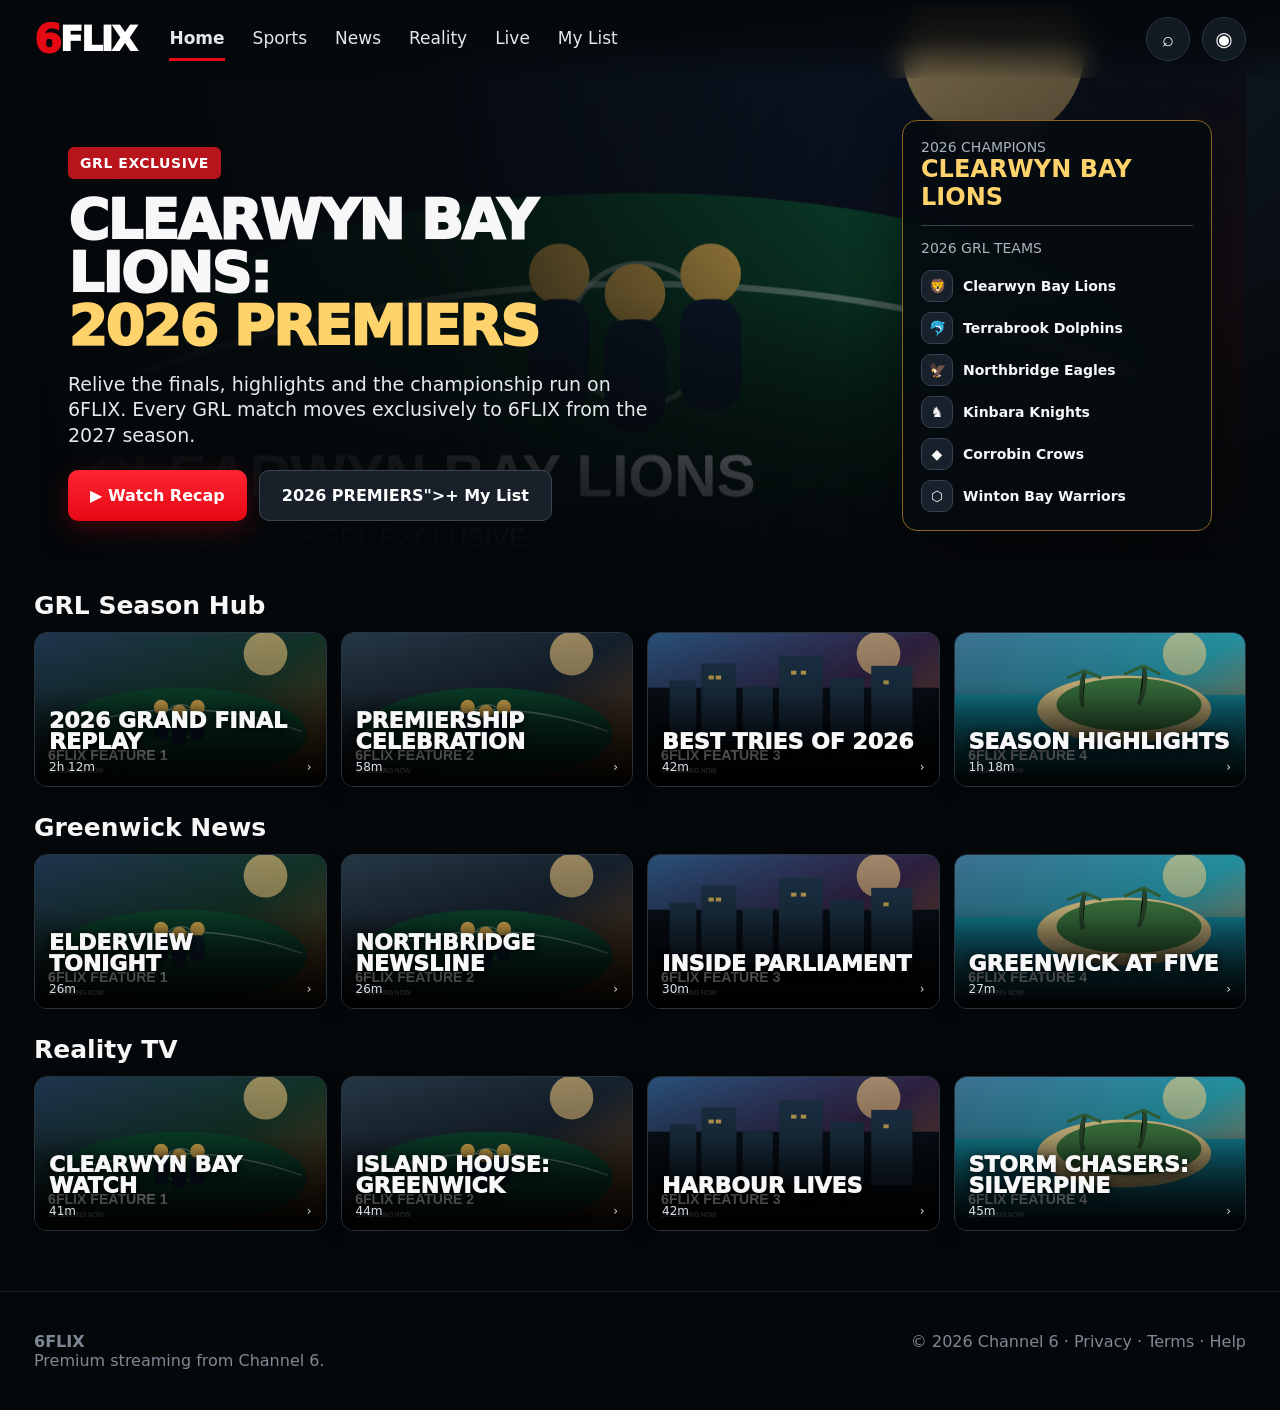
<file: index.html>
<!doctype html><html lang="en"><head><meta charset="utf-8"><meta name="viewport" content="width=device-width,initial-scale=1"><title>6FLIX — CLEARWYN BAY LIONS:<br><span class="gold">2026 PREMIERS</span></title><link rel="stylesheet" href="style.css"></head><body><div class="app"><header class="topbar"><a class="logo" href="index.html"><span class="six">6</span><span class="flix">FLIX</span></a><nav class="nav"><a href="index.html" data-nav="home" class="active">Home</a><a href="sports.html" data-nav="sports">Sports</a><a href="news.html" data-nav="news">News</a><a href="reality.html" data-nav="reality">Reality</a><a href="live.html" data-nav="live">Live</a><a href="my-list.html" data-nav="list">My List</a></nav><div class="nav-actions"><button class="icon-btn" aria-label="Search">⌕</button><div class="profile-menu"><button class="icon-btn" data-profile-toggle aria-label="Profile">◉</button><div class="profile-pop"><a href="profiles.html">Switch profile</a><a href="plans.html">Plan & billing</a><a href="welcome.html">Sign out</a></div></div></div></header><main class="page"><section class="hero" style="background-image:url('assets/hero-home.svg')"><div class="hero-content"><span class="eyebrow">GRL EXCLUSIVE</span><h1>CLEARWYN BAY LIONS:<br><span class="gold">2026 PREMIERS</span></h1><p>Relive the finals, highlights and the championship run on 6FLIX. Every GRL match moves exclusively to 6FLIX from the 2027 season.</p><div class="hero-actions"><button class="primary">▶ Watch Recap</button><button class="secondary" data-add-list="CLEARWYN BAY LIONS: <span class="gold">2026 PREMIERS</span>">+ My List</button></div></div><aside class="side-card"><div class="muted">2026 CHAMPIONS</div><h3 style="color:#ffd36c">CLEARWYN BAY LIONS</h3><div style="height:1px;background:#39424b;margin:14px 0"></div><div class="muted">2026 GRL TEAMS</div><div class="team-list"><div class="team-item"><span class="team-badge">🦁</span>Clearwyn Bay Lions</div><div class="team-item"><span class="team-badge">🐬</span>Terrabrook Dolphins</div><div class="team-item"><span class="team-badge">🦅</span>Northbridge Eagles</div><div class="team-item"><span class="team-badge">♞</span>Kinbara Knights</div><div class="team-item"><span class="team-badge">◆</span>Corrobin Crows</div><div class="team-item"><span class="team-badge">⬡</span>Winton Bay Warriors</div></div></aside></section><section class="section"><h2>GRL Season Hub</h2><div class="row"><article class="card"><div class="art" style="background-image:url('assets/card-1.svg')"></div><div class="card-content"><div class="card-title">2026 Grand Final Replay</div><div class="card-meta"><span>2h 12m</span><span>›</span></div></div></article><article class="card"><div class="art" style="background-image:url('assets/card-2.svg')"></div><div class="card-content"><div class="card-title">Premiership Celebration</div><div class="card-meta"><span>58m</span><span>›</span></div></div></article><article class="card"><div class="art" style="background-image:url('assets/card-3.svg')"></div><div class="card-content"><div class="card-title">Best Tries of 2026</div><div class="card-meta"><span>42m</span><span>›</span></div></div></article><article class="card"><div class="art" style="background-image:url('assets/card-4.svg')"></div><div class="card-content"><div class="card-title">Season Highlights</div><div class="card-meta"><span>1h 18m</span><span>›</span></div></div></article></div></section><section class="section"><h2>Greenwick News</h2><div class="row"><article class="card"><div class="art" style="background-image:url('assets/card-1.svg')"></div><div class="card-content"><div class="card-title">Elderview Tonight</div><div class="card-meta"><span>26m</span><span>›</span></div></div></article><article class="card"><div class="art" style="background-image:url('assets/card-2.svg')"></div><div class="card-content"><div class="card-title">Northbridge Newsline</div><div class="card-meta"><span>26m</span><span>›</span></div></div></article><article class="card"><div class="art" style="background-image:url('assets/card-3.svg')"></div><div class="card-content"><div class="card-title">Inside Parliament</div><div class="card-meta"><span>30m</span><span>›</span></div></div></article><article class="card"><div class="art" style="background-image:url('assets/card-4.svg')"></div><div class="card-content"><div class="card-title">Greenwick at Five</div><div class="card-meta"><span>27m</span><span>›</span></div></div></article></div></section><section class="section"><h2>Reality TV</h2><div class="row"><article class="card"><div class="art" style="background-image:url('assets/card-1.svg')"></div><div class="card-content"><div class="card-title">Clearwyn Bay Watch</div><div class="card-meta"><span>41m</span><span>›</span></div></div></article><article class="card"><div class="art" style="background-image:url('assets/card-2.svg')"></div><div class="card-content"><div class="card-title">Island House: Greenwick</div><div class="card-meta"><span>44m</span><span>›</span></div></div></article><article class="card"><div class="art" style="background-image:url('assets/card-3.svg')"></div><div class="card-content"><div class="card-title">Harbour Lives</div><div class="card-meta"><span>42m</span><span>›</span></div></div></article><article class="card"><div class="art" style="background-image:url('assets/card-4.svg')"></div><div class="card-content"><div class="card-title">Storm Chasers: Silverpine</div><div class="card-meta"><span>45m</span><span>›</span></div></div></article></div></section></main><footer class="footer"><div><strong>6FLIX</strong><br>Premium streaming from Channel 6.</div><div>© 2026 Channel 6 · Privacy · Terms · Help</div></footer><script src="app.js"></script></div></body></html>
</file>
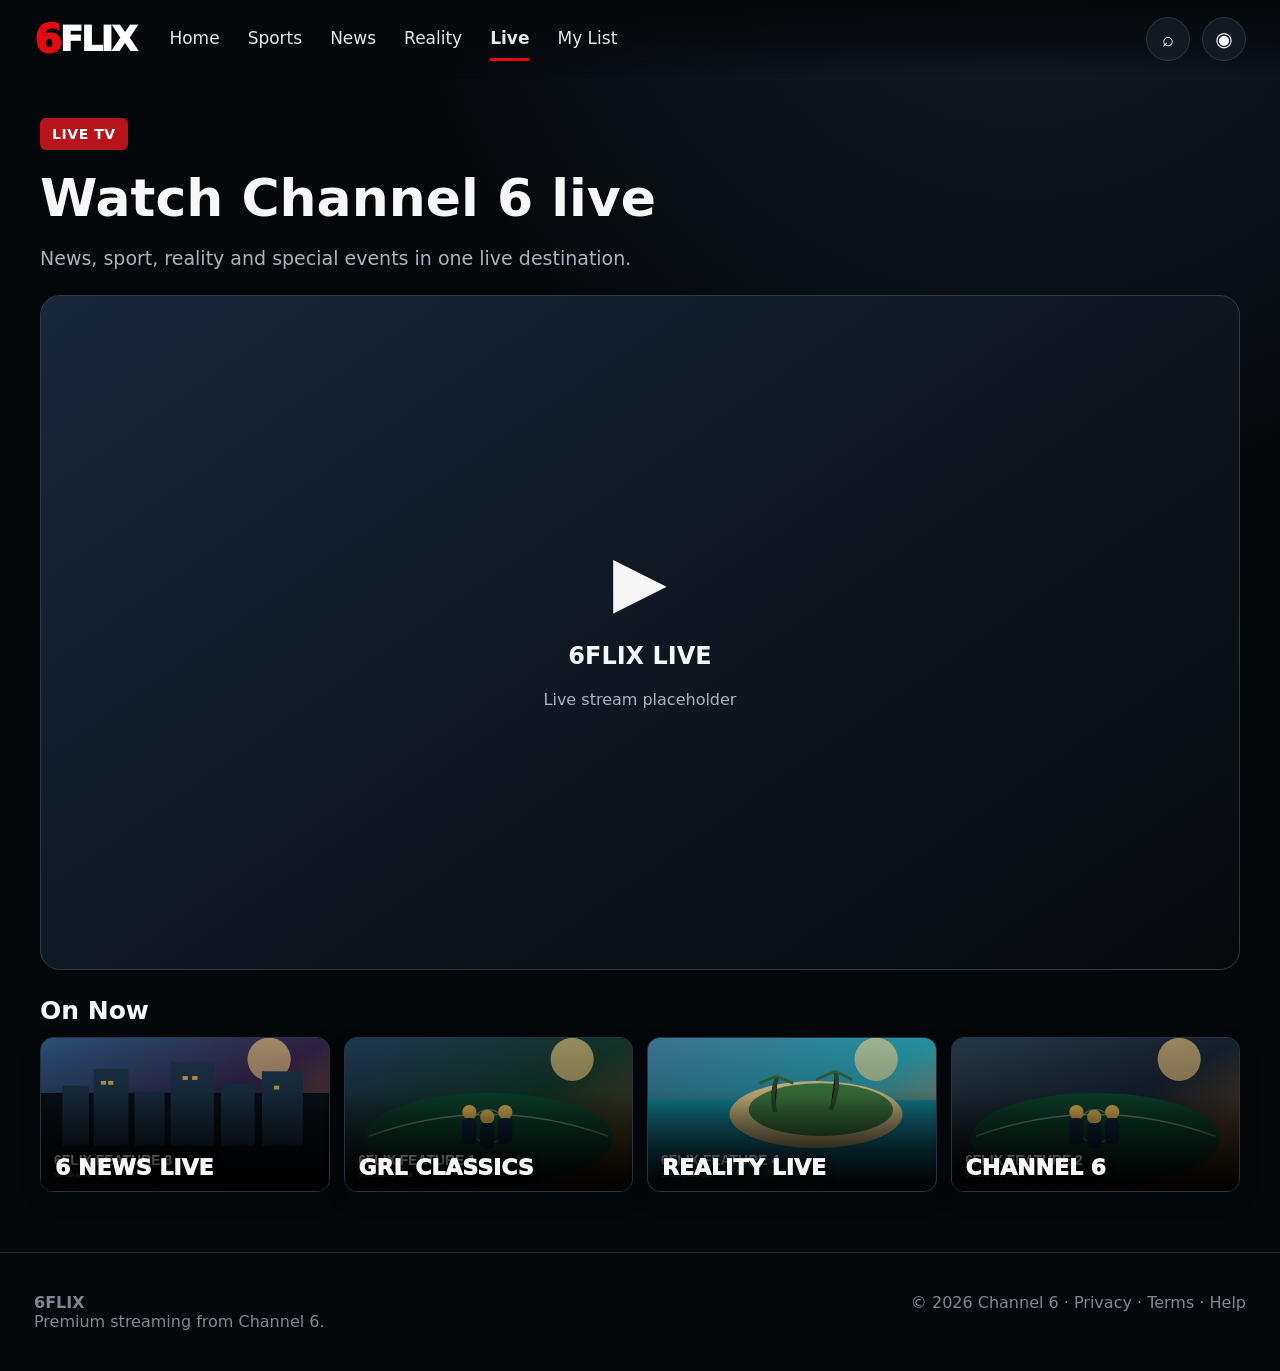
<file: live.html>
<!doctype html><html lang="en"><head><meta charset="utf-8"><meta name="viewport" content="width=device-width,initial-scale=1"><title>6FLIX — Live TV</title><link rel="stylesheet" href="style.css"></head><body><header class="topbar"><a class="logo" href="index.html"><span class="six">6</span><span class="flix">FLIX</span></a><nav class="nav"><a href="index.html" data-nav="home">Home</a><a href="sports.html" data-nav="sports">Sports</a><a href="news.html" data-nav="news">News</a><a href="reality.html" data-nav="reality">Reality</a><a href="live.html" data-nav="live" class="active">Live</a><a href="my-list.html" data-nav="list">My List</a></nav><div class="nav-actions"><button class="icon-btn" aria-label="Search">⌕</button><div class="profile-menu"><button class="icon-btn" data-profile-toggle aria-label="Profile">◉</button><div class="profile-pop"><a href="profiles.html">Switch profile</a><a href="plans.html">Plan & billing</a><a href="welcome.html">Sign out</a></div></div></div></header><main class="page" style="padding-top:40px"><div style="max-width:1200px;margin:auto"><span class="eyebrow">LIVE TV</span><h1 style="font-size:52px;margin:18px 0 8px">Watch Channel 6 live</h1><p style="color:#aab3bd;font-size:19px">News, sport, reality and special events in one live destination.</p><div style="margin-top:26px;aspect-ratio:16/9;border-radius:20px;background:linear-gradient(145deg,#182739,#06090c);display:grid;place-items:center;border:1px solid #2c3945"><div class="center"><div style="font-size:70px">▶</div><h2>6FLIX LIVE</h2><p style="color:#aab3bd">Live stream placeholder</p></div></div><section class="section"><h2>On Now</h2><div class="row"><article class="card"><div class="art" style="background-image:url('assets/card-3.svg')"></div><div class="card-content"><div class="card-title">6 News Live</div></div></article><article class="card"><div class="art" style="background-image:url('assets/card-1.svg')"></div><div class="card-content"><div class="card-title">GRL Classics</div></div></article><article class="card"><div class="art" style="background-image:url('assets/card-4.svg')"></div><div class="card-content"><div class="card-title">Reality Live</div></div></article><article class="card"><div class="art" style="background-image:url('assets/card-2.svg')"></div><div class="card-content"><div class="card-title">Channel 6</div></div></article></div></section></div></main><footer class="footer"><div><strong>6FLIX</strong><br>Premium streaming from Channel 6.</div><div>© 2026 Channel 6 · Privacy · Terms · Help</div></footer><script src="app.js"></script></body></html>
</file>
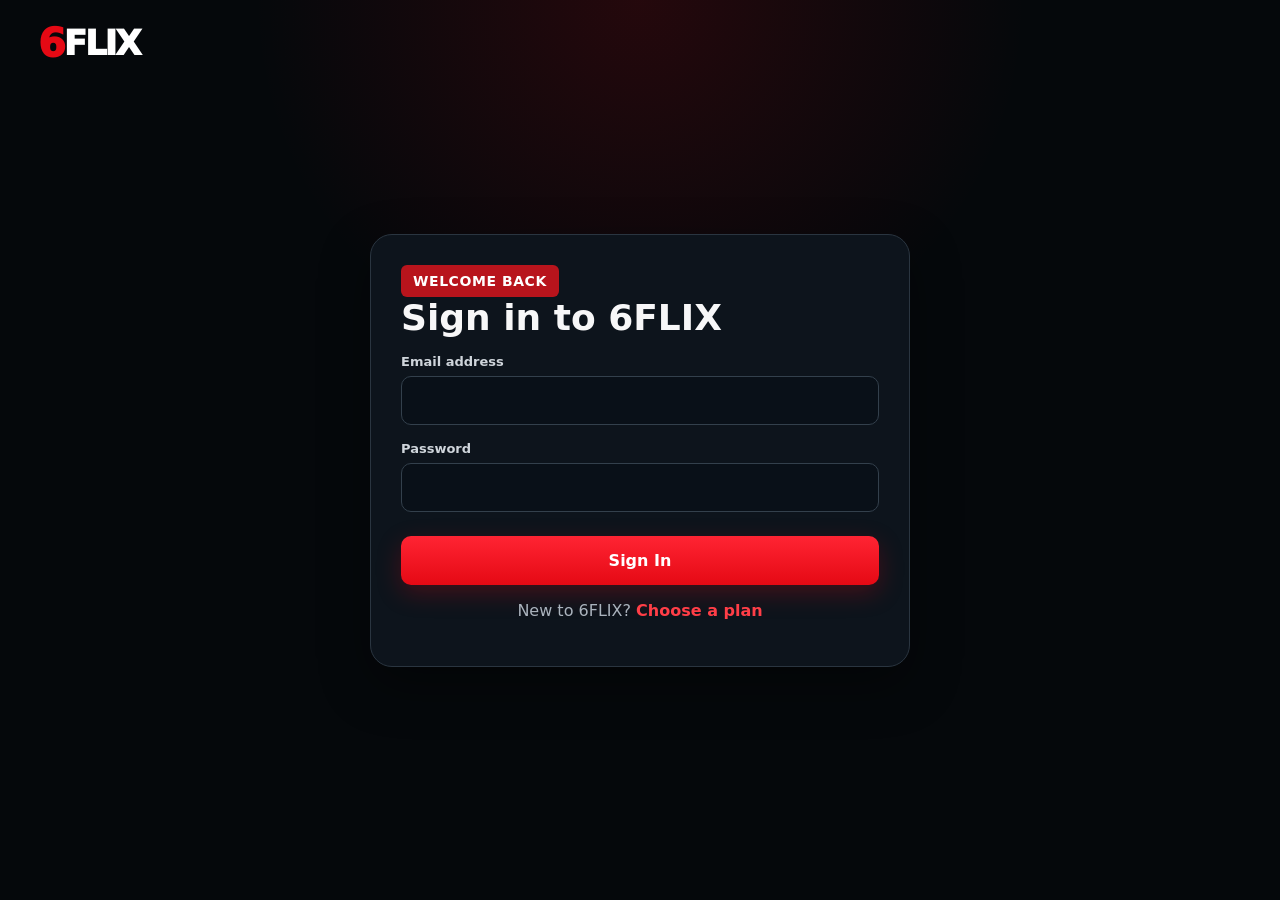
<file: login.html>
<!doctype html><html lang="en"><head><meta charset="utf-8"><meta name="viewport" content="width=device-width,initial-scale=1"><title>Sign in — 6FLIX</title><link rel="stylesheet" href="style.css"></head><body><header class="marketing-header"><a class="logo" href="welcome.html"><span class="six">6</span><span class="flix">FLIX</span></a></header><main class="auth-shell"><form class="auth-card" onsubmit="event.preventDefault();location.href='profiles.html'"><span class="eyebrow">WELCOME BACK</span><h1>Sign in to 6FLIX</h1><div class="field"><label>Email address</label><input type="email" required></div><div class="field"><label>Password</label><input type="password" required></div><button class="primary" type="submit">Sign In</button><p class="center">New to 6FLIX? <a class="link-red" href="plans.html">Choose a plan</a></p></form></main></body></html>
</file>
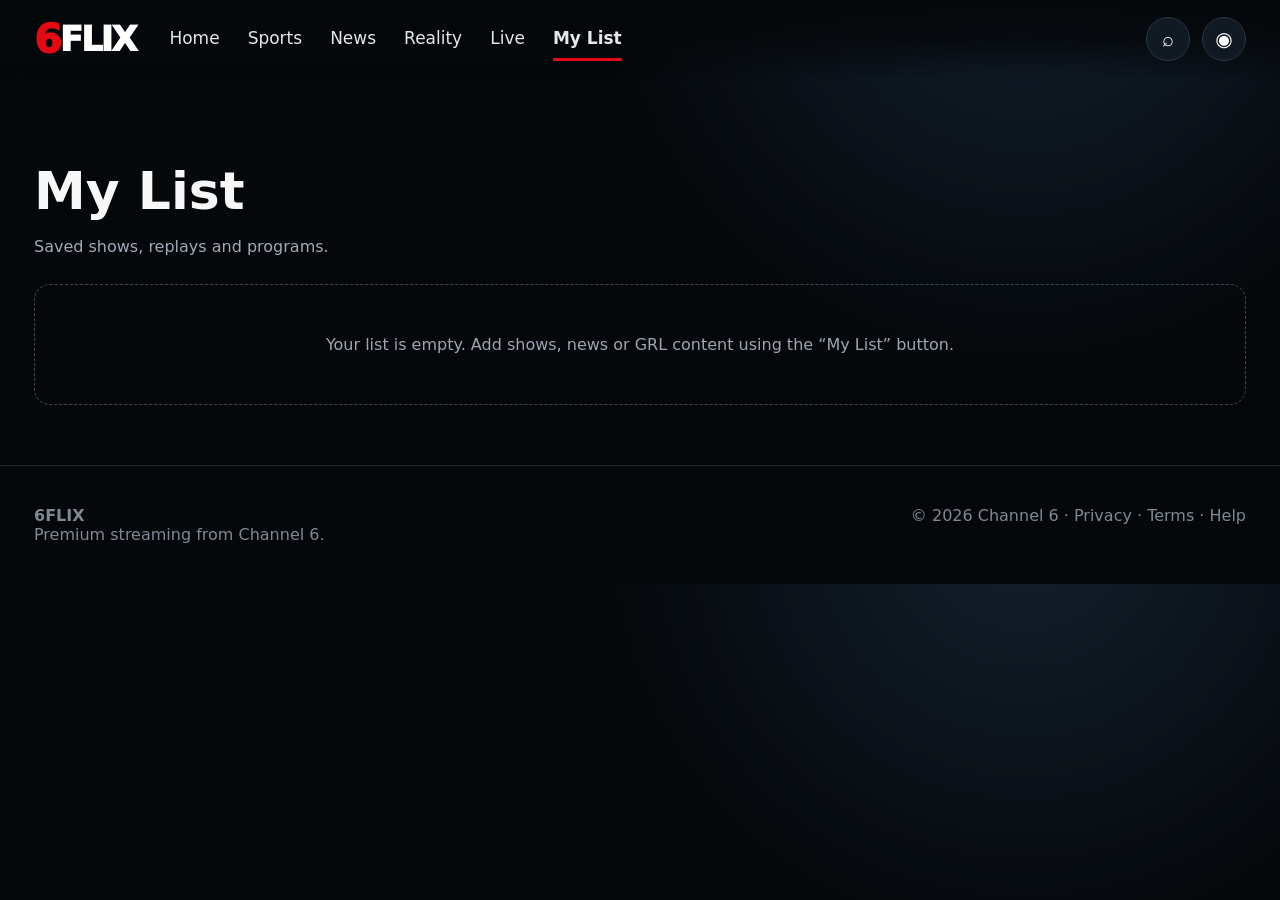
<file: my-list.html>
<!doctype html><html lang="en"><head><meta charset="utf-8"><meta name="viewport" content="width=device-width,initial-scale=1"><title>6FLIX — My List</title><link rel="stylesheet" href="style.css"></head><body><header class="topbar"><a class="logo" href="index.html"><span class="six">6</span><span class="flix">FLIX</span></a><nav class="nav"><a href="index.html" data-nav="home">Home</a><a href="sports.html" data-nav="sports">Sports</a><a href="news.html" data-nav="news">News</a><a href="reality.html" data-nav="reality">Reality</a><a href="live.html" data-nav="live">Live</a><a href="my-list.html" data-nav="list" class="active">My List</a></nav><div class="nav-actions"><button class="icon-btn" aria-label="Search">⌕</button><div class="profile-menu"><button class="icon-btn" data-profile-toggle aria-label="Profile">◉</button><div class="profile-pop"><a href="profiles.html">Switch profile</a><a href="plans.html">Plan & billing</a><a href="welcome.html">Sign out</a></div></div></div></header><main class="page" style="padding-top:48px"><h1 style="font-size:52px;margin-bottom:8px">My List</h1><p style="color:#9eabb6">Saved shows, replays and programs.</p><div class="row" id="myListMount" style="margin-top:28px"></div></main><footer class="footer"><div><strong>6FLIX</strong><br>Premium streaming from Channel 6.</div><div>© 2026 Channel 6 · Privacy · Terms · Help</div></footer><script src="app.js"></script></body></html>
</file>
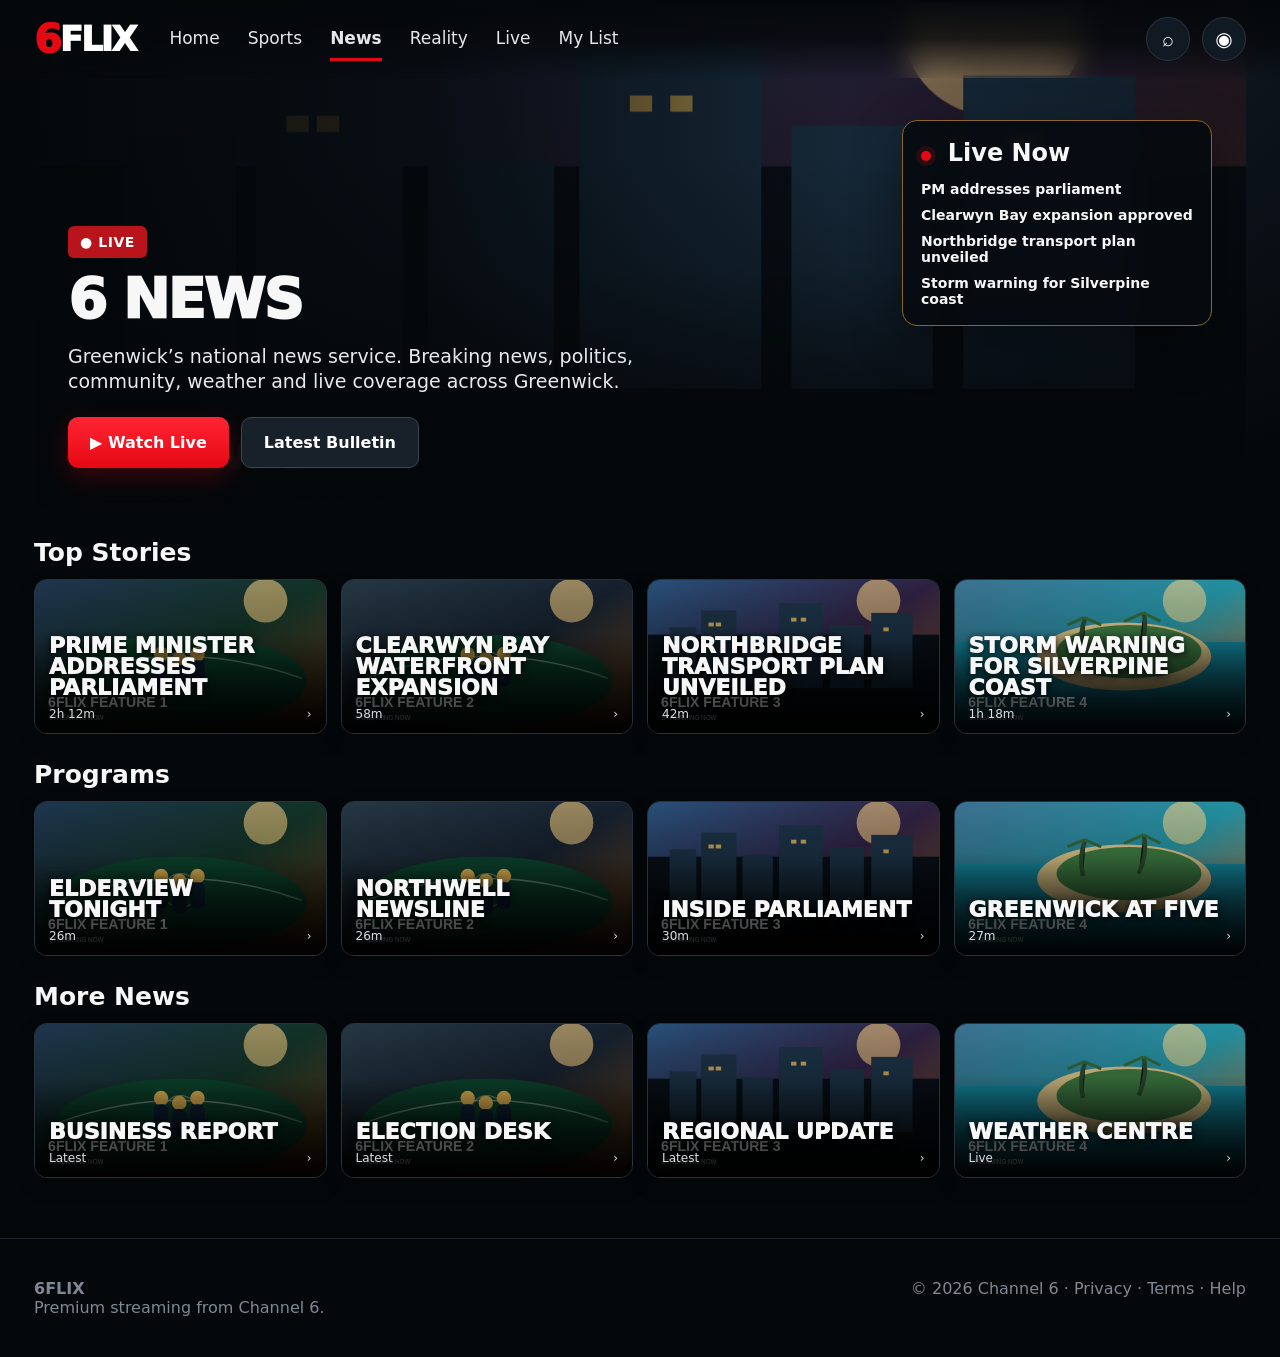
<file: news.html>
<!doctype html><html lang="en"><head><meta charset="utf-8"><meta name="viewport" content="width=device-width,initial-scale=1"><title>6FLIX — 6 NEWS</title><link rel="stylesheet" href="style.css"></head><body><div class="app"><header class="topbar"><a class="logo" href="index.html"><span class="six">6</span><span class="flix">FLIX</span></a><nav class="nav"><a href="index.html" data-nav="home">Home</a><a href="sports.html" data-nav="sports">Sports</a><a href="news.html" data-nav="news" class="active">News</a><a href="reality.html" data-nav="reality">Reality</a><a href="live.html" data-nav="live">Live</a><a href="my-list.html" data-nav="list">My List</a></nav><div class="nav-actions"><button class="icon-btn" aria-label="Search">⌕</button><div class="profile-menu"><button class="icon-btn" data-profile-toggle aria-label="Profile">◉</button><div class="profile-pop"><a href="profiles.html">Switch profile</a><a href="plans.html">Plan & billing</a><a href="welcome.html">Sign out</a></div></div></div></header><main class="page"><section class="hero" style="background-image:url('assets/hero-news.svg')"><div class="hero-content"><span class="eyebrow">● LIVE</span><h1>6 NEWS</h1><p>Greenwick’s national news service. Breaking news, politics, community, weather and live coverage across Greenwick.</p><div class="hero-actions"><button class="primary">▶ Watch Live</button><button class="secondary" data-add-list="6 NEWS">Latest Bulletin</button></div></div><aside class="side-card"><h3><span class="live-dot"></span>&nbsp; Live Now</h3><div class="team-list"><div class="team-item">PM addresses parliament</div><div class="team-item">Clearwyn Bay expansion approved</div><div class="team-item">Northbridge transport plan unveiled</div><div class="team-item">Storm warning for Silverpine coast</div></div></aside></section><section class="section"><h2>Top Stories</h2><div class="row"><article class="card"><div class="art" style="background-image:url('assets/card-1.svg')"></div><div class="card-content"><div class="card-title">Prime Minister Addresses Parliament</div><div class="card-meta"><span>2h 12m</span><span>›</span></div></div></article><article class="card"><div class="art" style="background-image:url('assets/card-2.svg')"></div><div class="card-content"><div class="card-title">Clearwyn Bay Waterfront Expansion</div><div class="card-meta"><span>58m</span><span>›</span></div></div></article><article class="card"><div class="art" style="background-image:url('assets/card-3.svg')"></div><div class="card-content"><div class="card-title">Northbridge Transport Plan Unveiled</div><div class="card-meta"><span>42m</span><span>›</span></div></div></article><article class="card"><div class="art" style="background-image:url('assets/card-4.svg')"></div><div class="card-content"><div class="card-title">Storm Warning for Silverpine Coast</div><div class="card-meta"><span>1h 18m</span><span>›</span></div></div></article></div></section><section class="section"><h2>Programs</h2><div class="row"><article class="card"><div class="art" style="background-image:url('assets/card-1.svg')"></div><div class="card-content"><div class="card-title">Elderview Tonight</div><div class="card-meta"><span>26m</span><span>›</span></div></div></article><article class="card"><div class="art" style="background-image:url('assets/card-2.svg')"></div><div class="card-content"><div class="card-title">Northwell Newsline</div><div class="card-meta"><span>26m</span><span>›</span></div></div></article><article class="card"><div class="art" style="background-image:url('assets/card-3.svg')"></div><div class="card-content"><div class="card-title">Inside Parliament</div><div class="card-meta"><span>30m</span><span>›</span></div></div></article><article class="card"><div class="art" style="background-image:url('assets/card-4.svg')"></div><div class="card-content"><div class="card-title">Greenwick at Five</div><div class="card-meta"><span>27m</span><span>›</span></div></div></article></div></section><section class="section"><h2>More News</h2><div class="row"><article class="card"><div class="art" style="background-image:url('assets/card-1.svg')"></div><div class="card-content"><div class="card-title">Business Report</div><div class="card-meta"><span>Latest</span><span>›</span></div></div></article><article class="card"><div class="art" style="background-image:url('assets/card-2.svg')"></div><div class="card-content"><div class="card-title">Election Desk</div><div class="card-meta"><span>Latest</span><span>›</span></div></div></article><article class="card"><div class="art" style="background-image:url('assets/card-3.svg')"></div><div class="card-content"><div class="card-title">Regional Update</div><div class="card-meta"><span>Latest</span><span>›</span></div></div></article><article class="card"><div class="art" style="background-image:url('assets/card-4.svg')"></div><div class="card-content"><div class="card-title">Weather Centre</div><div class="card-meta"><span>Live</span><span>›</span></div></div></article></div></section></main><footer class="footer"><div><strong>6FLIX</strong><br>Premium streaming from Channel 6.</div><div>© 2026 Channel 6 · Privacy · Terms · Help</div></footer><script src="app.js"></script></div></body></html>
</file>
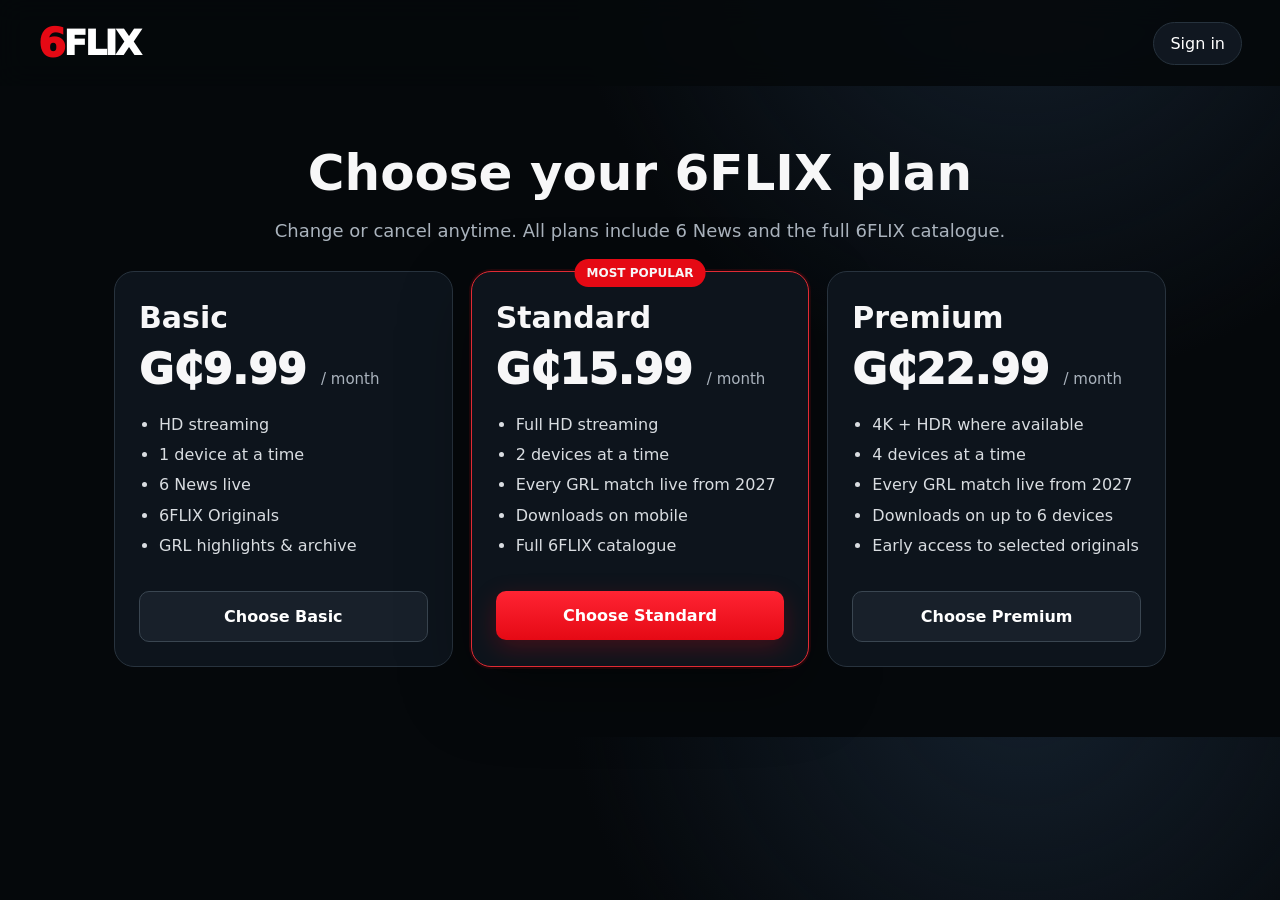
<file: plans.html>
<!doctype html><html lang="en"><head><meta charset="utf-8"><meta name="viewport" content="width=device-width,initial-scale=1"><title>6FLIX — Plans</title><link rel="stylesheet" href="style.css"></head><body><header class="marketing-header" style="position:fixed;background:rgba(5,8,11,.88);backdrop-filter:blur(14px)"><a class="logo" href="welcome.html"><span class="six">6</span><span class="flix">FLIX</span></a><a class="pill-btn" href="login.html">Sign in</a></header><main class="plans-wrap"><h1>Choose your 6FLIX plan</h1><p class="sub">Change or cancel anytime. All plans include 6 News and the full 6FLIX catalogue.</p><div class="plans"><article class="plan"><h2>Basic</h2><div class="price">G₵9.99 <small>/ month</small></div><ul><li>HD streaming</li><li>1 device at a time</li><li>6 News live</li><li>6FLIX Originals</li><li>GRL highlights & archive</li></ul><button class="secondary" data-plan="Basic">Choose Basic</button></article><article class="plan featured"><div class="tag">MOST POPULAR</div><h2>Standard</h2><div class="price">G₵15.99 <small>/ month</small></div><ul><li>Full HD streaming</li><li>2 devices at a time</li><li>Every GRL match live from 2027</li><li>Downloads on mobile</li><li>Full 6FLIX catalogue</li></ul><button class="primary" data-plan="Standard">Choose Standard</button></article><article class="plan"><h2>Premium</h2><div class="price">G₵22.99 <small>/ month</small></div><ul><li>4K + HDR where available</li><li>4 devices at a time</li><li>Every GRL match live from 2027</li><li>Downloads on up to 6 devices</li><li>Early access to selected originals</li></ul><button class="secondary" data-plan="Premium">Choose Premium</button></article></div></main><script src="app.js"></script></body></html>
</file>
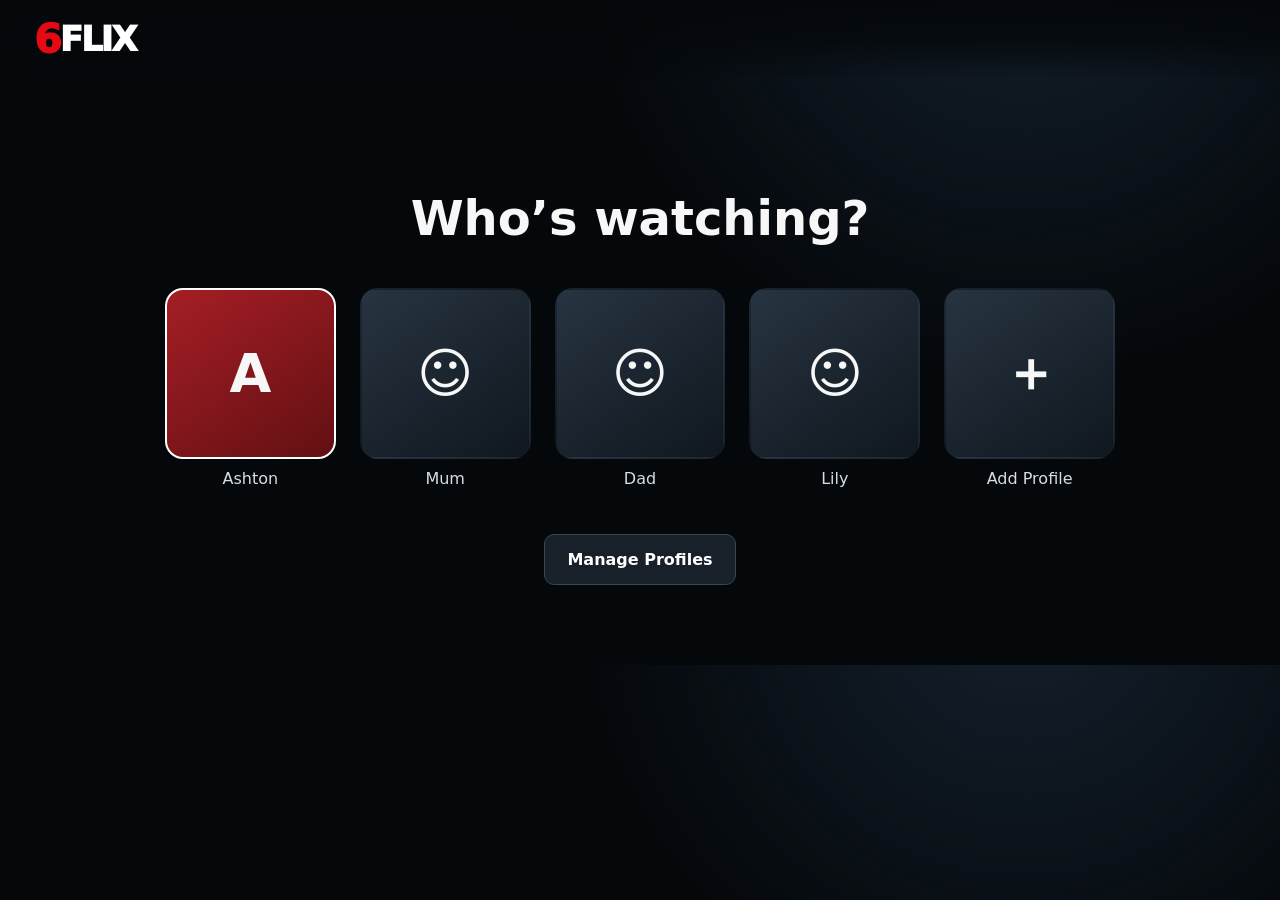
<file: profiles.html>
<!doctype html><html lang="en"><head><meta charset="utf-8"><meta name="viewport" content="width=device-width,initial-scale=1"><title>Who’s watching? — 6FLIX</title><link rel="stylesheet" href="style.css"></head><body><header class="topbar"><a class="logo" href="welcome.html"><span class="six">6</span><span class="flix">FLIX</span></a></header><main style="padding:80px 24px"><h1 class="center" style="font-size:48px;margin-bottom:42px">Who’s watching?</h1><div class="profile-grid"><a href="index.html" class="profile-tile active"><div class="avatar">A</div><span>Ashton</span></a><a href="index.html" class="profile-tile"><div class="avatar">☺</div><span>Mum</span></a><a href="index.html" class="profile-tile"><div class="avatar">☺</div><span>Dad</span></a><a href="index.html" class="profile-tile"><div class="avatar">☺</div><span>Lily</span></a><a href="index.html" class="profile-tile"><div class="avatar">＋</div><span>Add Profile</span></a></div><div class="center" style="margin-top:46px"><button class="secondary">Manage Profiles</button></div></main></body></html>
</file>
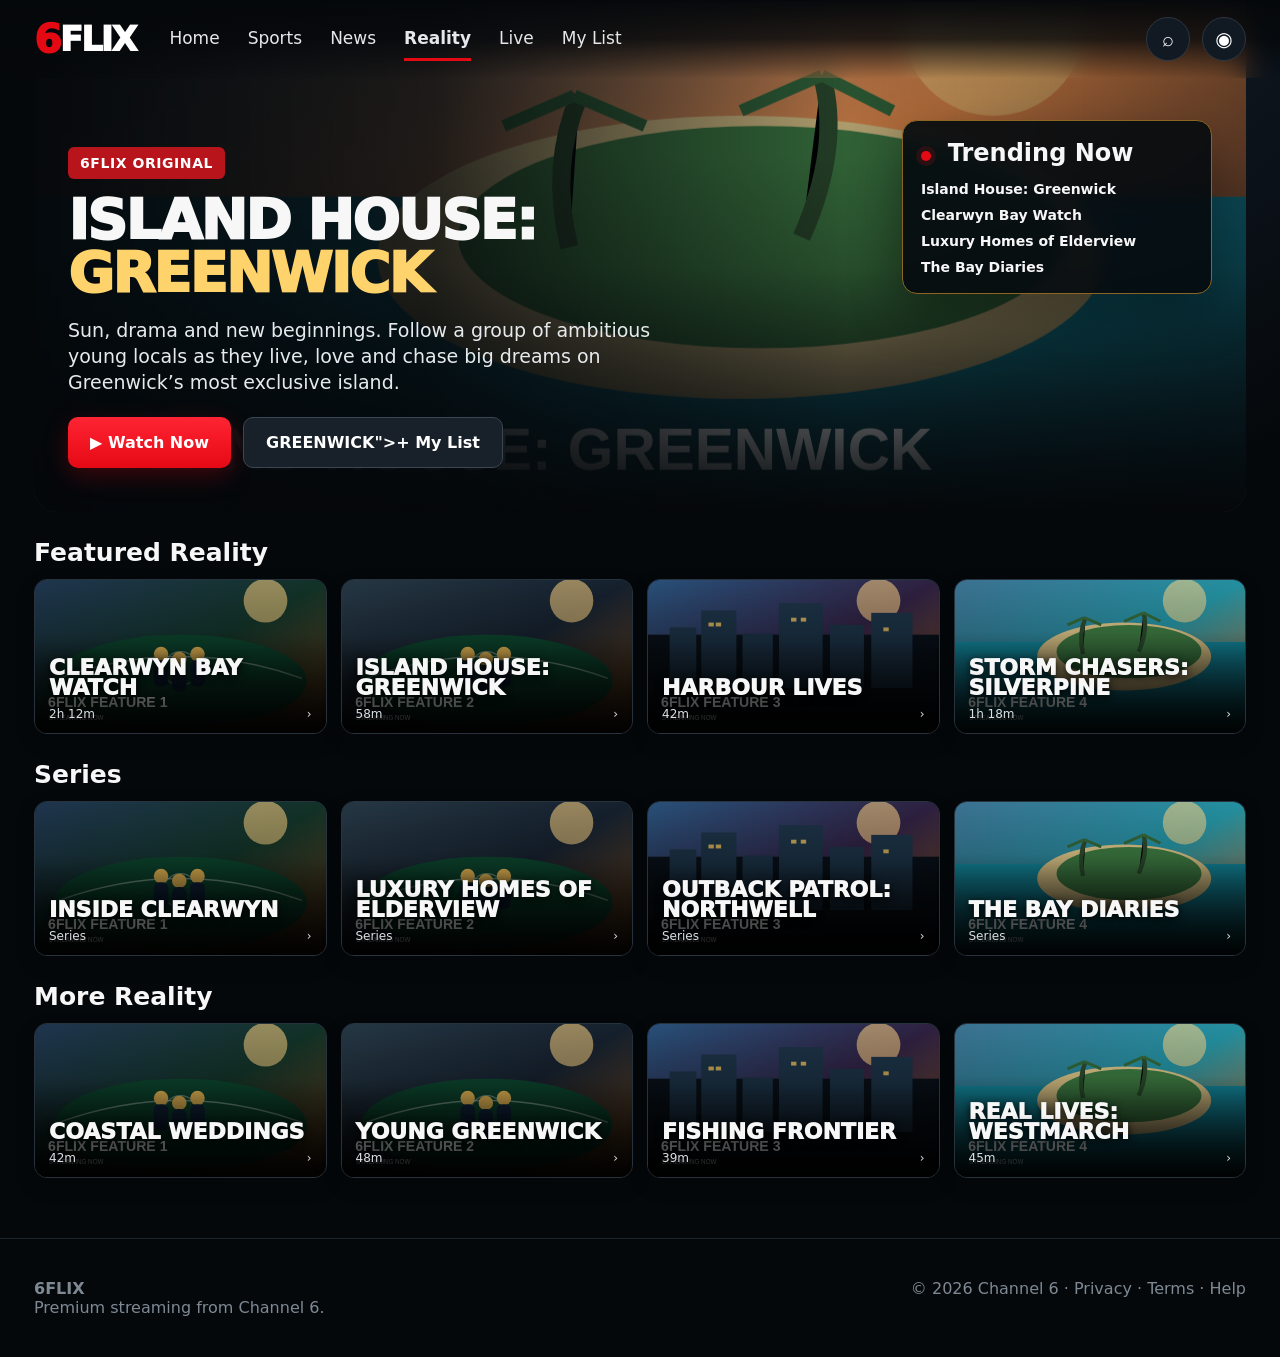
<file: reality.html>
<!doctype html><html lang="en"><head><meta charset="utf-8"><meta name="viewport" content="width=device-width,initial-scale=1"><title>6FLIX — ISLAND HOUSE:<br><span class="gold">GREENWICK</span></title><link rel="stylesheet" href="style.css"></head><body><div class="app"><header class="topbar"><a class="logo" href="index.html"><span class="six">6</span><span class="flix">FLIX</span></a><nav class="nav"><a href="index.html" data-nav="home">Home</a><a href="sports.html" data-nav="sports">Sports</a><a href="news.html" data-nav="news">News</a><a href="reality.html" data-nav="reality" class="active">Reality</a><a href="live.html" data-nav="live">Live</a><a href="my-list.html" data-nav="list">My List</a></nav><div class="nav-actions"><button class="icon-btn" aria-label="Search">⌕</button><div class="profile-menu"><button class="icon-btn" data-profile-toggle aria-label="Profile">◉</button><div class="profile-pop"><a href="profiles.html">Switch profile</a><a href="plans.html">Plan & billing</a><a href="welcome.html">Sign out</a></div></div></div></header><main class="page"><section class="hero" style="background-image:url('assets/hero-reality.svg')"><div class="hero-content"><span class="eyebrow">6FLIX ORIGINAL</span><h1>ISLAND HOUSE:<br><span class="gold">GREENWICK</span></h1><p>Sun, drama and new beginnings. Follow a group of ambitious young locals as they live, love and chase big dreams on Greenwick’s most exclusive island.</p><div class="hero-actions"><button class="primary">▶ Watch Now</button><button class="secondary" data-add-list="ISLAND HOUSE: <span class="gold">GREENWICK</span>">+ My List</button></div></div><aside class="side-card"><h3><span class="live-dot"></span>&nbsp; Trending Now</h3><div class="team-list"><div class="team-item">Island House: Greenwick</div><div class="team-item">Clearwyn Bay Watch</div><div class="team-item">Luxury Homes of Elderview</div><div class="team-item">The Bay Diaries</div></div></aside></section><section class="section"><h2>Featured Reality</h2><div class="row"><article class="card"><div class="art" style="background-image:url('assets/card-1.svg')"></div><div class="card-content"><div class="card-title">Clearwyn Bay Watch</div><div class="card-meta"><span>2h 12m</span><span>›</span></div></div></article><article class="card"><div class="art" style="background-image:url('assets/card-2.svg')"></div><div class="card-content"><div class="card-title">Island House: Greenwick</div><div class="card-meta"><span>58m</span><span>›</span></div></div></article><article class="card"><div class="art" style="background-image:url('assets/card-3.svg')"></div><div class="card-content"><div class="card-title">Harbour Lives</div><div class="card-meta"><span>42m</span><span>›</span></div></div></article><article class="card"><div class="art" style="background-image:url('assets/card-4.svg')"></div><div class="card-content"><div class="card-title">Storm Chasers: Silverpine</div><div class="card-meta"><span>1h 18m</span><span>›</span></div></div></article></div></section><section class="section"><h2>Series</h2><div class="row"><article class="card"><div class="art" style="background-image:url('assets/card-1.svg')"></div><div class="card-content"><div class="card-title">Inside Clearwyn</div><div class="card-meta"><span>Series</span><span>›</span></div></div></article><article class="card"><div class="art" style="background-image:url('assets/card-2.svg')"></div><div class="card-content"><div class="card-title">Luxury Homes of Elderview</div><div class="card-meta"><span>Series</span><span>›</span></div></div></article><article class="card"><div class="art" style="background-image:url('assets/card-3.svg')"></div><div class="card-content"><div class="card-title">Outback Patrol: Northwell</div><div class="card-meta"><span>Series</span><span>›</span></div></div></article><article class="card"><div class="art" style="background-image:url('assets/card-4.svg')"></div><div class="card-content"><div class="card-title">The Bay Diaries</div><div class="card-meta"><span>Series</span><span>›</span></div></div></article></div></section><section class="section"><h2>More Reality</h2><div class="row"><article class="card"><div class="art" style="background-image:url('assets/card-1.svg')"></div><div class="card-content"><div class="card-title">Coastal Weddings</div><div class="card-meta"><span>42m</span><span>›</span></div></div></article><article class="card"><div class="art" style="background-image:url('assets/card-2.svg')"></div><div class="card-content"><div class="card-title">Young Greenwick</div><div class="card-meta"><span>48m</span><span>›</span></div></div></article><article class="card"><div class="art" style="background-image:url('assets/card-3.svg')"></div><div class="card-content"><div class="card-title">Fishing Frontier</div><div class="card-meta"><span>39m</span><span>›</span></div></div></article><article class="card"><div class="art" style="background-image:url('assets/card-4.svg')"></div><div class="card-content"><div class="card-title">Real Lives: Westmarch</div><div class="card-meta"><span>45m</span><span>›</span></div></div></article></div></section></main><footer class="footer"><div><strong>6FLIX</strong><br>Premium streaming from Channel 6.</div><div>© 2026 Channel 6 · Privacy · Terms · Help</div></footer><script src="app.js"></script></div></body></html>
</file>
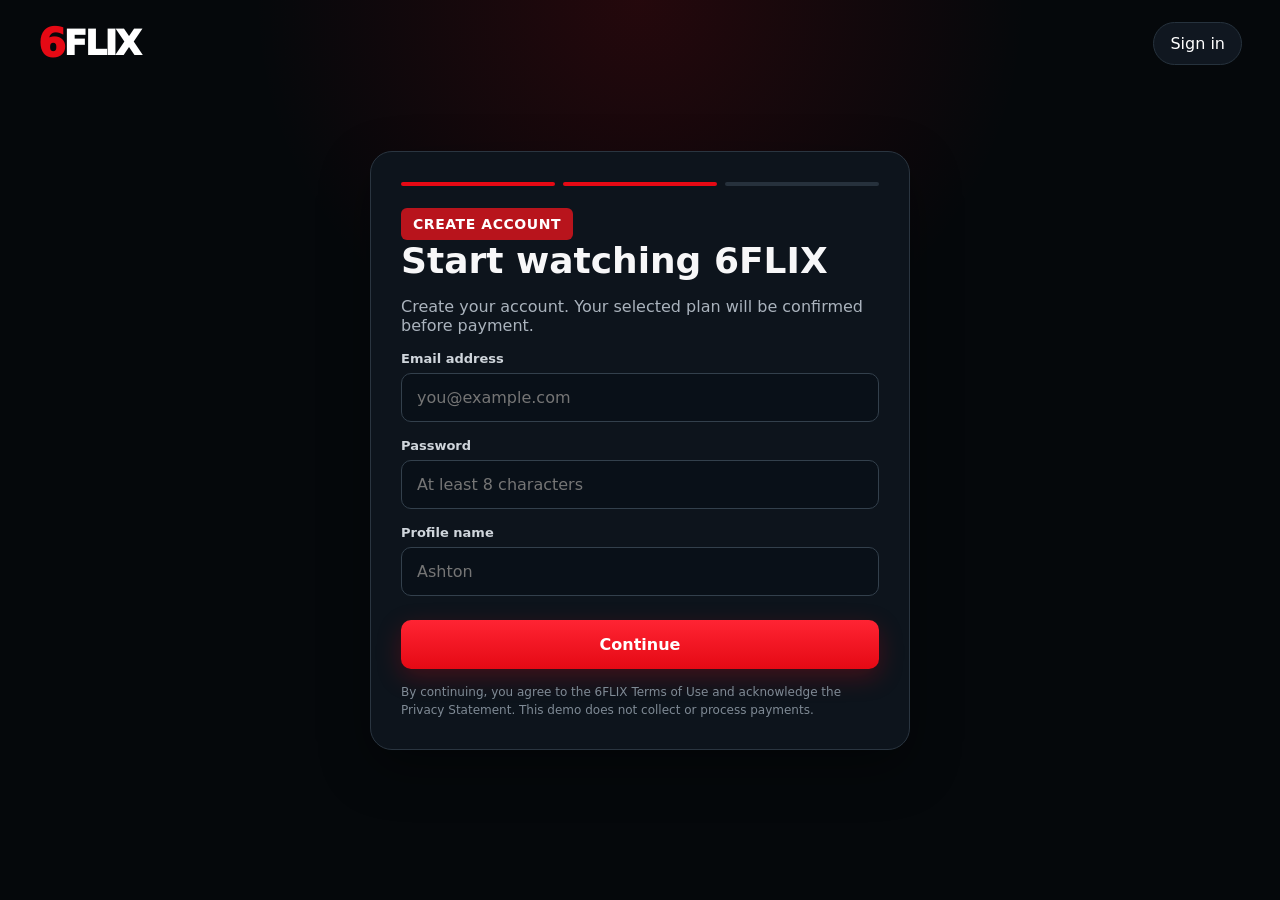
<file: signup.html>
<!doctype html><html lang="en"><head><meta charset="utf-8"><meta name="viewport" content="width=device-width,initial-scale=1"><title>Join 6FLIX</title><link rel="stylesheet" href="style.css"></head><body><header class="marketing-header"><a class="logo" href="welcome.html"><span class="six">6</span><span class="flix">FLIX</span></a><a class="pill-btn" href="login.html">Sign in</a></header><main class="auth-shell"><form class="auth-card" id="signupForm"><div class="steps"><span class="step active"></span><span class="step active"></span><span class="step"></span></div><span class="eyebrow">CREATE ACCOUNT</span><h1>Start watching 6FLIX</h1><p>Create your account. Your selected plan will be confirmed before payment.</p><div class="field"><label>Email address</label><input id="email" type="email" required placeholder="you@example.com"></div><div class="field"><label>Password</label><input type="password" minlength="8" required placeholder="At least 8 characters"></div><div class="field"><label>Profile name</label><input required placeholder="Ashton"></div><button class="primary" type="submit">Continue</button><div class="legal">By continuing, you agree to the 6FLIX Terms of Use and acknowledge the Privacy Statement. This demo does not collect or process payments.</div></form></main><script src="app.js"></script></body></html>
</file>
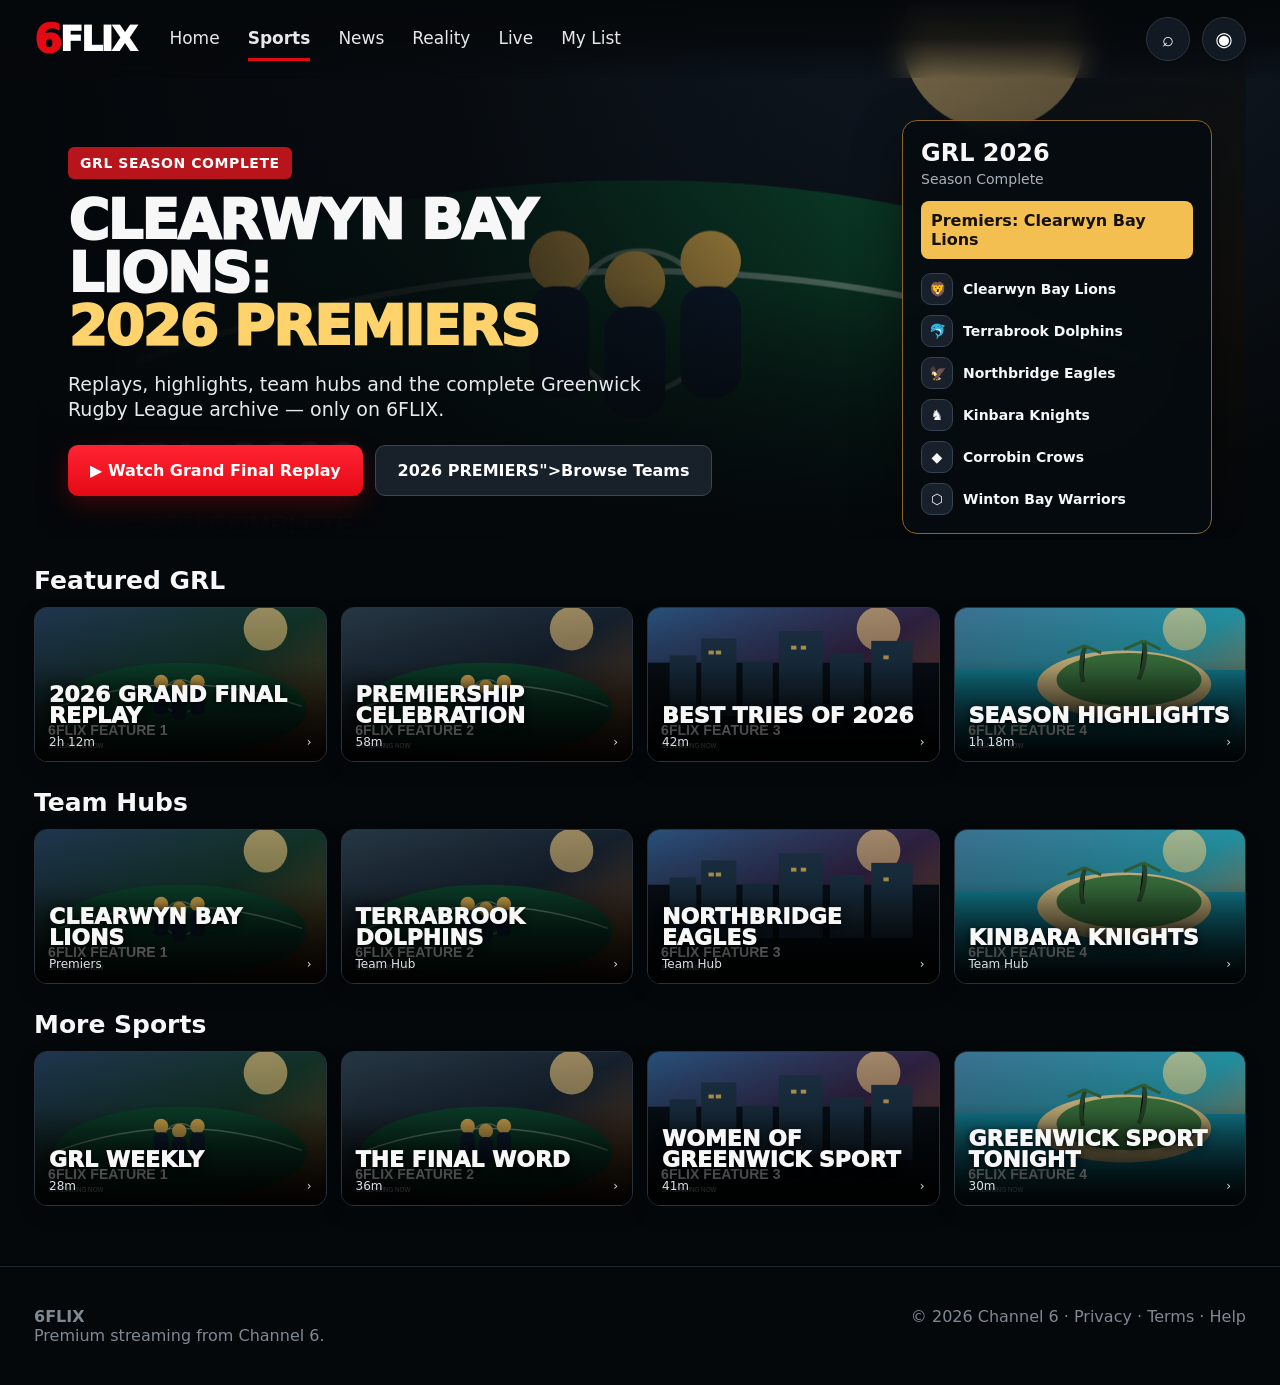
<file: sports.html>
<!doctype html><html lang="en"><head><meta charset="utf-8"><meta name="viewport" content="width=device-width,initial-scale=1"><title>6FLIX — CLEARWYN BAY LIONS:<br><span class="gold">2026 PREMIERS</span></title><link rel="stylesheet" href="style.css"></head><body><div class="app"><header class="topbar"><a class="logo" href="index.html"><span class="six">6</span><span class="flix">FLIX</span></a><nav class="nav"><a href="index.html" data-nav="home">Home</a><a href="sports.html" data-nav="sports" class="active">Sports</a><a href="news.html" data-nav="news">News</a><a href="reality.html" data-nav="reality">Reality</a><a href="live.html" data-nav="live">Live</a><a href="my-list.html" data-nav="list">My List</a></nav><div class="nav-actions"><button class="icon-btn" aria-label="Search">⌕</button><div class="profile-menu"><button class="icon-btn" data-profile-toggle aria-label="Profile">◉</button><div class="profile-pop"><a href="profiles.html">Switch profile</a><a href="plans.html">Plan & billing</a><a href="welcome.html">Sign out</a></div></div></div></header><main class="page"><section class="hero" style="background-image:url('assets/hero-sports.svg')"><div class="hero-content"><span class="eyebrow">GRL SEASON COMPLETE</span><h1>CLEARWYN BAY LIONS:<br><span class="gold">2026 PREMIERS</span></h1><p>Replays, highlights, team hubs and the complete Greenwick Rugby League archive — only on 6FLIX.</p><div class="hero-actions"><button class="primary">▶ Watch Grand Final Replay</button><button class="secondary" data-add-list="CLEARWYN BAY LIONS: <span class="gold">2026 PREMIERS</span>">Browse Teams</button></div></div><aside class="side-card"><h3>GRL 2026</h3><div class="muted">Season Complete</div><div style="background:#f2bf50;color:#15110a;padding:10px;border-radius:8px;margin:14px 0;font-weight:900">Premiers: Clearwyn Bay Lions</div><div class="team-list"><div class="team-item"><span class="team-badge">🦁</span>Clearwyn Bay Lions</div><div class="team-item"><span class="team-badge">🐬</span>Terrabrook Dolphins</div><div class="team-item"><span class="team-badge">🦅</span>Northbridge Eagles</div><div class="team-item"><span class="team-badge">♞</span>Kinbara Knights</div><div class="team-item"><span class="team-badge">◆</span>Corrobin Crows</div><div class="team-item"><span class="team-badge">⬡</span>Winton Bay Warriors</div></div></aside></section><section class="section"><h2>Featured GRL</h2><div class="row"><article class="card"><div class="art" style="background-image:url('assets/card-1.svg')"></div><div class="card-content"><div class="card-title">2026 Grand Final Replay</div><div class="card-meta"><span>2h 12m</span><span>›</span></div></div></article><article class="card"><div class="art" style="background-image:url('assets/card-2.svg')"></div><div class="card-content"><div class="card-title">Premiership Celebration</div><div class="card-meta"><span>58m</span><span>›</span></div></div></article><article class="card"><div class="art" style="background-image:url('assets/card-3.svg')"></div><div class="card-content"><div class="card-title">Best Tries of 2026</div><div class="card-meta"><span>42m</span><span>›</span></div></div></article><article class="card"><div class="art" style="background-image:url('assets/card-4.svg')"></div><div class="card-content"><div class="card-title">Season Highlights</div><div class="card-meta"><span>1h 18m</span><span>›</span></div></div></article></div></section><section class="section"><h2>Team Hubs</h2><div class="row"><article class="card"><div class="art" style="background-image:url('assets/card-1.svg')"></div><div class="card-content"><div class="card-title">Clearwyn Bay Lions</div><div class="card-meta"><span>Premiers</span><span>›</span></div></div></article><article class="card"><div class="art" style="background-image:url('assets/card-2.svg')"></div><div class="card-content"><div class="card-title">Terrabrook Dolphins</div><div class="card-meta"><span>Team Hub</span><span>›</span></div></div></article><article class="card"><div class="art" style="background-image:url('assets/card-3.svg')"></div><div class="card-content"><div class="card-title">Northbridge Eagles</div><div class="card-meta"><span>Team Hub</span><span>›</span></div></div></article><article class="card"><div class="art" style="background-image:url('assets/card-4.svg')"></div><div class="card-content"><div class="card-title">Kinbara Knights</div><div class="card-meta"><span>Team Hub</span><span>›</span></div></div></article></div></section><section class="section"><h2>More Sports</h2><div class="row"><article class="card"><div class="art" style="background-image:url('assets/card-1.svg')"></div><div class="card-content"><div class="card-title">GRL Weekly</div><div class="card-meta"><span>28m</span><span>›</span></div></div></article><article class="card"><div class="art" style="background-image:url('assets/card-2.svg')"></div><div class="card-content"><div class="card-title">The Final Word</div><div class="card-meta"><span>36m</span><span>›</span></div></div></article><article class="card"><div class="art" style="background-image:url('assets/card-3.svg')"></div><div class="card-content"><div class="card-title">Women of Greenwick Sport</div><div class="card-meta"><span>41m</span><span>›</span></div></div></article><article class="card"><div class="art" style="background-image:url('assets/card-4.svg')"></div><div class="card-content"><div class="card-title">Greenwick Sport Tonight</div><div class="card-meta"><span>30m</span><span>›</span></div></div></article></div></section></main><footer class="footer"><div><strong>6FLIX</strong><br>Premium streaming from Channel 6.</div><div>© 2026 Channel 6 · Privacy · Terms · Help</div></footer><script src="app.js"></script></div></body></html>
</file>
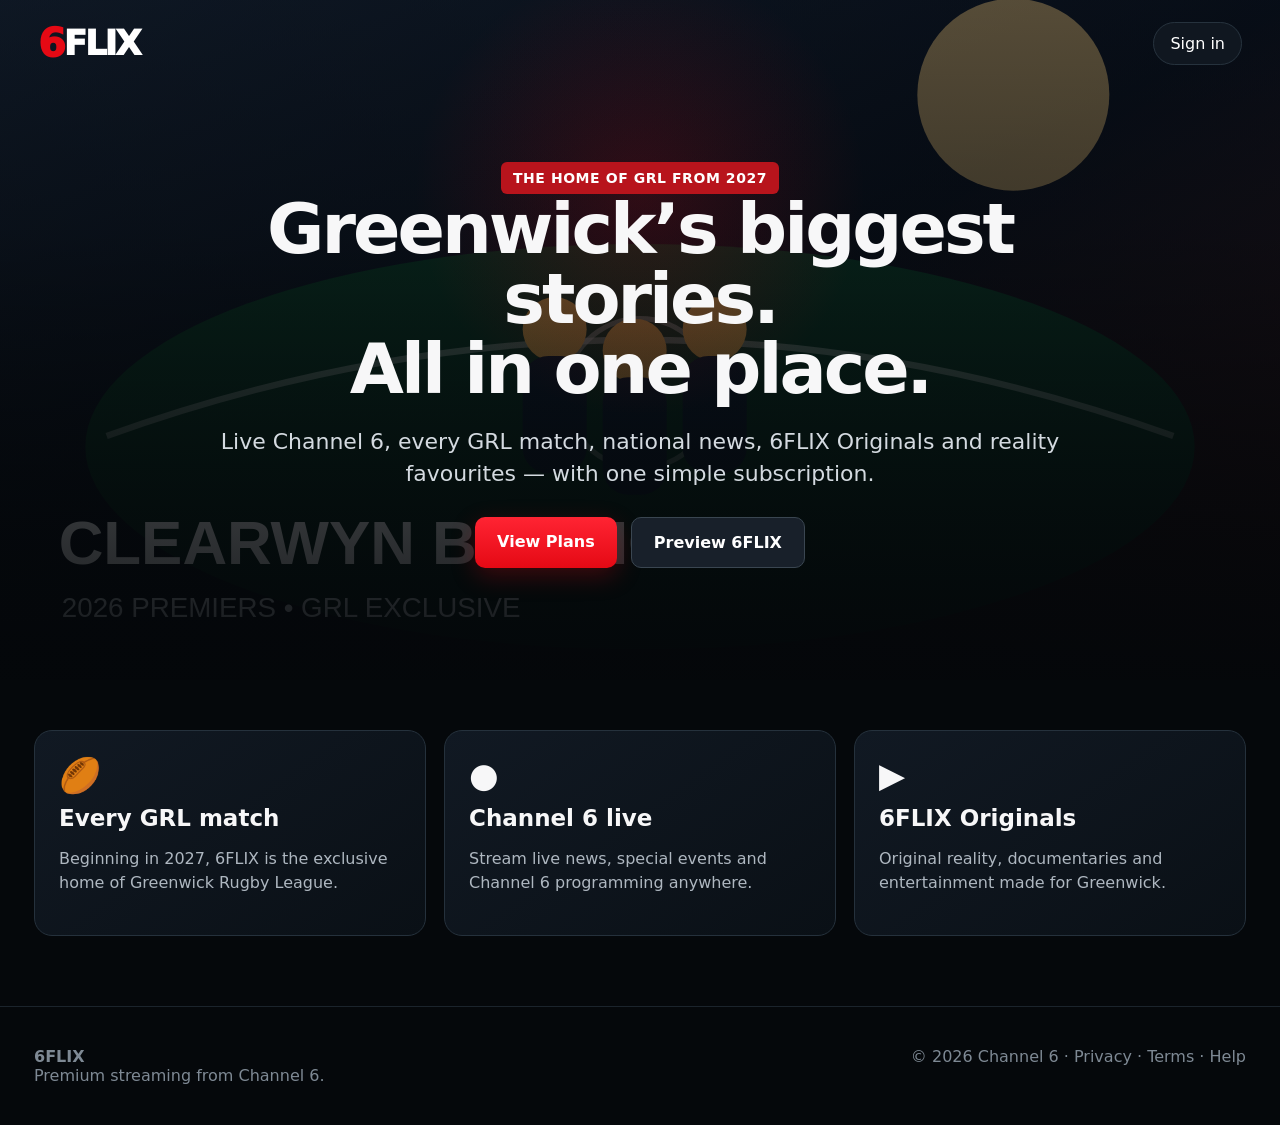
<file: welcome.html>
<!doctype html><html lang="en"><head><meta charset="utf-8"><meta name="viewport" content="width=device-width,initial-scale=1"><title>6FLIX — Stream Greenwick</title><link rel="stylesheet" href="style.css"></head><body><header class="marketing-header"><a class="logo" href="welcome.html"><span class="six">6</span><span class="flix">FLIX</span></a><div><a class="pill-btn" href="login.html">Sign in</a></div></header><section class="marketing-hero"><div class="inner"><span class="eyebrow">THE HOME OF GRL FROM 2027</span><h1>Greenwick’s biggest stories.<br>All in one place.</h1><p>Live Channel 6, every GRL match, national news, 6FLIX Originals and reality favourites — with one simple subscription.</p><div class="cta-row"><a class="primary" href="plans.html">View Plans</a><a class="secondary" href="index.html">Preview 6FLIX</a></div></div></section><section class="feature-grid"><div class="feature"><div style="font-size:34px">🏉</div><h3>Every GRL match</h3><p>Beginning in 2027, 6FLIX is the exclusive home of Greenwick Rugby League.</p></div><div class="feature"><div style="font-size:34px">●</div><h3>Channel 6 live</h3><p>Stream live news, special events and Channel 6 programming anywhere.</p></div><div class="feature"><div style="font-size:34px">▶</div><h3>6FLIX Originals</h3><p>Original reality, documentaries and entertainment made for Greenwick.</p></div></section><footer class="footer"><div><strong>6FLIX</strong><br>Premium streaming from Channel 6.</div><div>© 2026 Channel 6 · Privacy · Terms · Help</div></footer></body></html>
</file>
<file: style.css>
:root{
  --bg:#05080b;--bg2:#091018;--panel:#0d141c;--panel2:#121b25;--text:#f7f7f8;--muted:#aab3bd;--red:#e50914;--red2:#ff2433;--gold:#f4b940;--line:#23303b;--shadow:0 18px 50px rgba(0,0,0,.38);--radius:16px
}
*{box-sizing:border-box}html{scroll-behavior:smooth}body{margin:0;background:radial-gradient(circle at 80% -10%,#14202d 0,transparent 35%),var(--bg);color:var(--text);font-family:Inter,ui-sans-serif,system-ui,-apple-system,Segoe UI,Roboto,Arial,sans-serif}a{color:inherit;text-decoration:none}button,input,select{font:inherit}.app{min-height:100vh}.topbar{position:sticky;top:0;z-index:50;display:flex;align-items:center;gap:34px;padding:16px 34px;background:linear-gradient(180deg,rgba(5,8,11,.98),rgba(5,8,11,.8),transparent);backdrop-filter:blur(14px)}.logo{display:flex;align-items:center;font-weight:950;font-size:34px;letter-spacing:-2px}.logo .six{color:var(--red);font-size:1.17em}.logo .flix{color:#fff}.nav{display:flex;gap:28px;align-items:center;flex:1}.nav a{font-size:17px;color:#e5e7ea;padding:10px 0;border-bottom:3px solid transparent}.nav a.active{font-weight:800;border-color:var(--red)}.nav-actions{display:flex;gap:12px;align-items:center}.icon-btn,.pill-btn,.primary,.secondary{border:0;cursor:pointer;transition:.18s ease}.icon-btn{width:44px;height:44px;border-radius:999px;background:#111923;color:#fff;border:1px solid #2b3742;font-size:20px}.icon-btn:hover,.pill-btn:hover,.secondary:hover{background:#18222e}.pill-btn{padding:11px 16px;border-radius:999px;background:#101720;border:1px solid #26323d;color:#fff}.primary{background:linear-gradient(180deg,var(--red2),var(--red));color:#fff;border-radius:10px;padding:15px 22px;font-weight:800;box-shadow:0 8px 24px rgba(229,9,20,.25)}.primary:hover{transform:translateY(-1px);filter:brightness(1.06)}.secondary{background:#18202a;color:#fff;border:1px solid #3a4651;border-radius:10px;padding:15px 22px;font-weight:750}.page{padding:0 34px 60px}.hero{position:relative;min-height:510px;border-radius:0 0 24px 24px;overflow:hidden;margin-top:-76px;padding:145px 34px 44px;display:flex;align-items:flex-end;background-size:cover;background-position:center}.hero:before{content:"";position:absolute;inset:0;background:linear-gradient(90deg,rgba(4,7,10,.98) 0%,rgba(4,7,10,.83) 33%,rgba(4,7,10,.22) 67%,rgba(4,7,10,.5) 100%),linear-gradient(0deg,#05080b 0%,transparent 48%)}.hero-content{position:relative;z-index:2;max-width:650px}.eyebrow{display:inline-flex;align-items:center;gap:8px;padding:8px 12px;border-radius:6px;background:#b8141c;color:#fff;font-weight:900;font-size:14px;letter-spacing:.04em;text-transform:uppercase}.hero h1{font-size:56px;line-height:.95;margin:14px 0 14px;letter-spacing:-2px;text-transform:uppercase;font-weight:950}.hero h1 .gold{color:#ffd36c}.hero p{font-size:19px;line-height:1.35;color:#e7eaed;max-width:600px}.hero-actions{display:flex;gap:12px;margin-top:22px}.side-card{position:absolute;z-index:3;right:34px;top:118px;width:310px;background:rgba(6,11,16,.92);border:1px solid #8c6523;border-radius:15px;padding:18px;box-shadow:var(--shadow);backdrop-filter:blur(8px)}.side-card h3{margin:0 0 4px;font-size:24px}.side-card .muted{color:var(--muted);font-size:14px}.team-list{display:grid;gap:10px;margin-top:14px}.team-item{display:flex;align-items:center;gap:10px;font-weight:700;font-size:14px}.team-badge{width:32px;height:32px;border-radius:10px;display:grid;place-items:center;background:#18212b;border:1px solid #354250;font-weight:900}.section{margin-top:26px}.section h2{font-size:25px;margin:0 0 12px}.row{display:grid;grid-template-columns:repeat(4,minmax(0,1fr));gap:14px}.card{position:relative;min-height:155px;border-radius:13px;overflow:hidden;background:#111923;border:1px solid #28333e;cursor:pointer;box-shadow:0 8px 20px rgba(0,0,0,.18);transition:transform .18s ease,border-color .18s ease}.card:hover{transform:translateY(-4px) scale(1.01);border-color:#536170}.card .art{position:absolute;inset:0;background-size:cover;background-position:center;transition:transform .25s ease}.card:hover .art{transform:scale(1.03)}.card:after{content:"";position:absolute;inset:0;background:linear-gradient(0deg,rgba(0,0,0,.92) 0%,rgba(0,0,0,.2) 60%,transparent 100%)}.card-content{position:absolute;z-index:2;left:14px;right:14px;bottom:12px}.card-title{font-size:22px;font-weight:950;line-height:.95;text-transform:uppercase;text-shadow:0 2px 8px #000}.card-meta{display:flex;justify-content:space-between;color:#dbe0e5;font-size:12px;margin-top:8px}.mini-row{display:grid;grid-template-columns:repeat(6,minmax(0,1fr));gap:12px}.mini-card{min-height:120px}.mini-card .card-title{font-size:16px}.profile-menu{position:relative}.profile-pop{display:none;position:absolute;right:0;top:52px;width:220px;background:#0d141c;border:1px solid #2d3944;border-radius:13px;padding:10px;box-shadow:var(--shadow)}.profile-menu.open .profile-pop{display:block}.profile-pop a{display:block;padding:11px 12px;border-radius:8px;color:#e8ebee}.profile-pop a:hover{background:#151f2a}.live-dot{width:10px;height:10px;border-radius:50%;background:var(--red);display:inline-block;box-shadow:0 0 0 5px rgba(229,9,20,.15)}
/* auth + marketing */
.marketing-header{display:flex;align-items:center;justify-content:space-between;padding:20px 38px;position:absolute;z-index:5;width:100%}.marketing-hero{min-height:680px;display:grid;place-items:center;text-align:center;padding:100px 24px 50px;background:radial-gradient(circle at 50% 28%,rgba(229,9,20,.18),transparent 28%),linear-gradient(rgba(4,7,10,.42),rgba(4,7,10,.94)),url('assets/hero-home.svg') center/cover}.marketing-hero .inner{max-width:840px}.marketing-hero h1{font-size:70px;line-height:1;margin:0 0 20px;letter-spacing:-3px}.marketing-hero p{color:#d4dae0;font-size:22px;line-height:1.45}.cta-row{display:flex;justify-content:center;gap:14px;margin-top:28px}.feature-grid{padding:50px 34px 70px;display:grid;grid-template-columns:repeat(3,1fr);gap:18px}.feature{padding:24px;border-radius:18px;background:linear-gradient(145deg,#111923,#0a1016);border:1px solid #25313c}.feature h3{font-size:23px;margin:10px 0}.feature p{color:#aeb7c0;line-height:1.5}.plans-wrap{max-width:1100px;margin:0 auto;padding:110px 24px 70px}.plans-wrap h1{text-align:center;font-size:50px;margin-bottom:8px}.plans-wrap>.sub{text-align:center;color:var(--muted);font-size:18px;margin-bottom:30px}.plans{display:grid;grid-template-columns:repeat(3,1fr);gap:18px}.plan{background:#0d141c;border:1px solid #28333e;border-radius:20px;padding:24px;position:relative}.plan.featured{border-color:#e02b34;box-shadow:0 0 0 2px rgba(229,9,20,.12),0 24px 70px rgba(0,0,0,.34)}.plan .tag{position:absolute;top:-13px;left:50%;transform:translateX(-50%);background:var(--red);padding:7px 12px;border-radius:999px;font-weight:800;font-size:12px}.plan h2{font-size:30px;margin:4px 0}.price{font-size:42px;font-weight:950;margin:10px 0}.price small{font-size:15px;color:var(--muted);font-weight:500}.plan ul{padding-left:20px;color:#d9dde1;line-height:1.9}.plan .primary,.plan .secondary{width:100%;margin-top:14px}.auth-shell{min-height:100vh;display:grid;place-items:center;padding:90px 20px;background:radial-gradient(circle at 50% 0%,rgba(229,9,20,.14),transparent 35%),#05080b}.auth-card{width:min(540px,100%);background:#0d141c;border:1px solid #2a3540;border-radius:22px;padding:30px;box-shadow:var(--shadow)}.auth-card h1{margin:0 0 6px;font-size:36px}.auth-card p{color:var(--muted)}.field{display:grid;gap:7px;margin:16px 0}.field label{font-size:13px;font-weight:800;color:#cfd5db}.field input,.field select{background:#091018;color:#fff;border:1px solid #33404c;border-radius:10px;padding:14px 15px;outline:none}.field input:focus,.field select:focus{border-color:#df2731;box-shadow:0 0 0 3px rgba(229,9,20,.12)}.auth-card .primary{width:100%;margin-top:8px}.steps{display:flex;gap:8px;margin-bottom:22px}.step{height:4px;flex:1;border-radius:999px;background:#26313c}.step.active{background:var(--red)}.legal{font-size:12px;color:#7f8a95;line-height:1.5;margin-top:14px}.center{text-align:center}.link-red{color:#ff3e47;font-weight:750}.profile-grid{display:grid;grid-template-columns:repeat(5,1fr);gap:24px;max-width:950px;margin:0 auto}.profile-tile{text-align:center;cursor:pointer}.avatar{aspect-ratio:1;border-radius:18px;display:grid;place-items:center;font-size:54px;font-weight:900;background:linear-gradient(145deg,#273441,#10171e);border:2px solid transparent}.profile-tile:hover .avatar{border-color:#fff}.profile-tile.active .avatar{background:linear-gradient(145deg,#a51e25,#621013);border-color:#fff}.profile-tile span{display:block;margin-top:10px;color:#d8dde2}.footer{padding:40px 34px;border-top:1px solid #1b242c;color:#7e8994;display:flex;justify-content:space-between;gap:20px;flex-wrap:wrap}
@media(max-width:1050px){.row{grid-template-columns:repeat(2,1fr)}.mini-row{grid-template-columns:repeat(3,1fr)}.side-card{display:none}.hero-content{max-width:760px}.plans{grid-template-columns:1fr}.feature-grid{grid-template-columns:1fr}.profile-grid{grid-template-columns:repeat(3,1fr)}}
@media(max-width:760px){.topbar{padding:12px 16px;gap:14px}.logo{font-size:27px}.nav{overflow:auto;gap:18px}.nav a{font-size:14px;white-space:nowrap}.page{padding:0 16px 40px}.hero{margin-top:-68px;padding:120px 20px 32px;min-height:500px}.hero h1{font-size:43px}.hero p{font-size:16px}.hero-actions{flex-wrap:wrap}.row{grid-template-columns:1fr}.mini-row{grid-template-columns:1fr 1fr}.marketing-hero h1{font-size:48px}.marketing-header{padding:16px 18px}.cta-row{flex-direction:column}.plans-wrap h1{font-size:40px}.profile-grid{grid-template-columns:repeat(2,1fr)}.nav-actions .pill-btn{display:none}}
</file>
